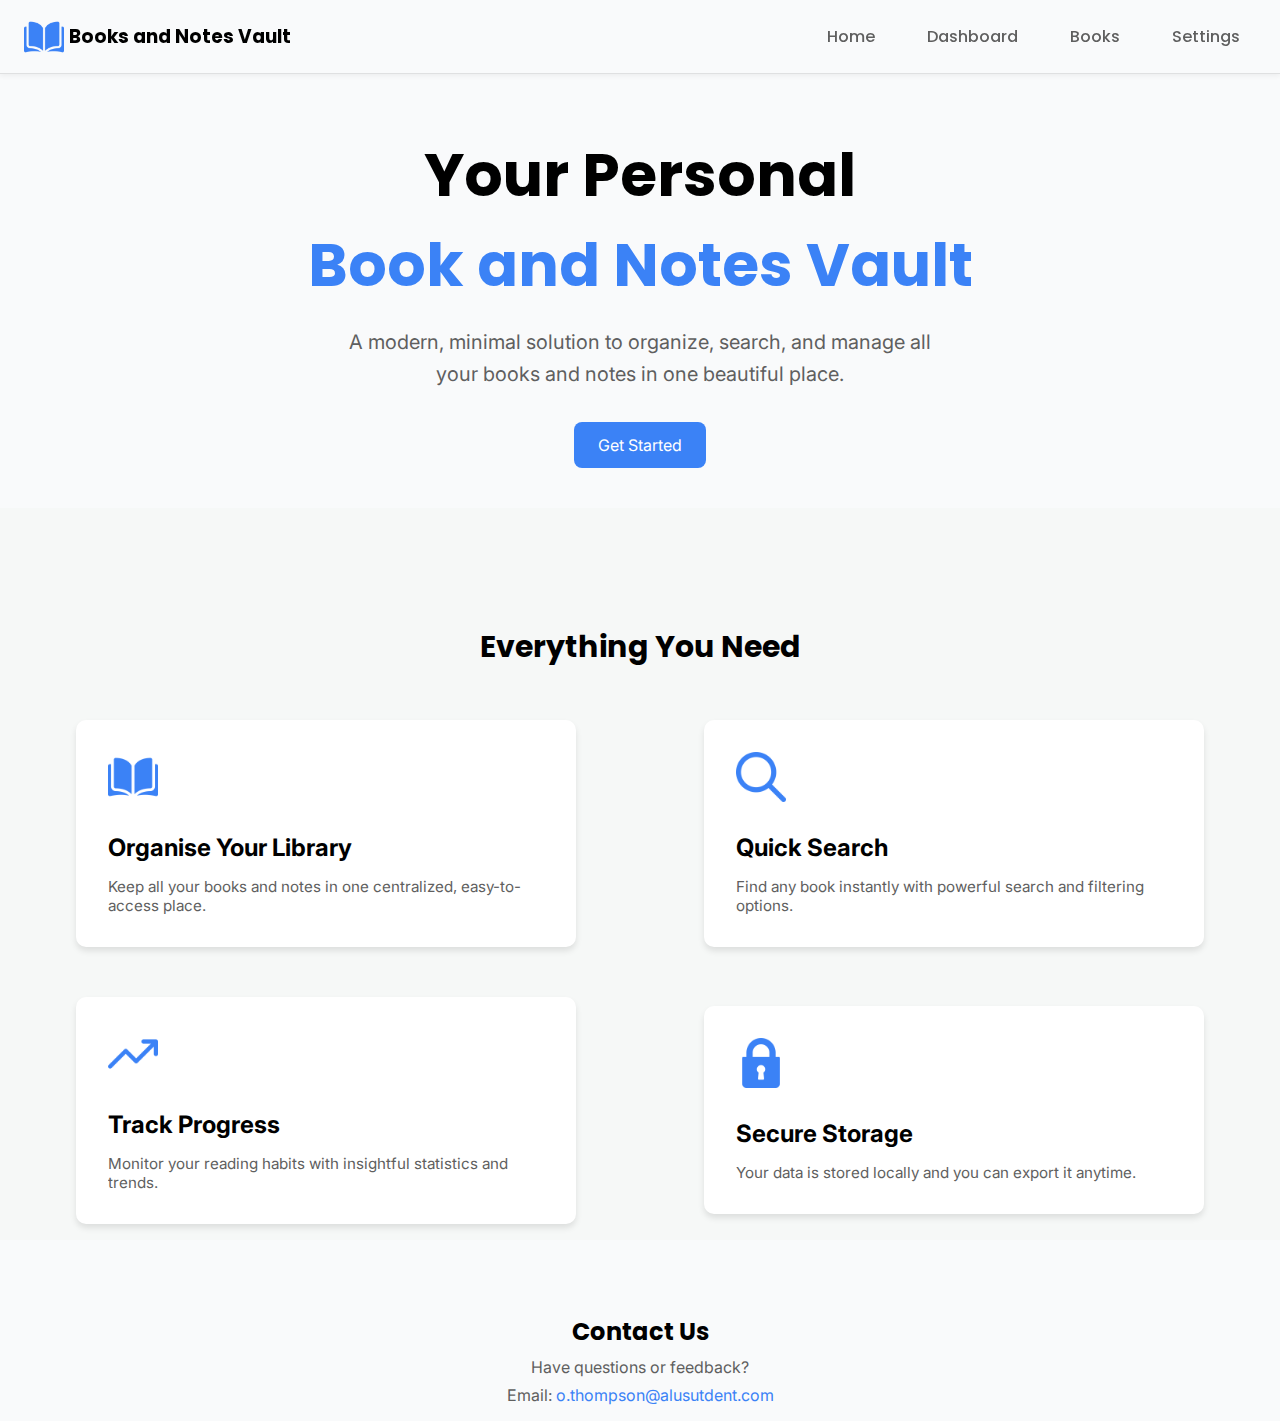
<file: index.html>
<!DOCTYPE html>
<html lang="en">
<head>
    <meta charset="UTF-8">
    <meta name="viewport" content="width=device-width, initial-scale=1.0">
    <title>Book Vault | Home</title>

    <link rel="preconnect" href="https://fonts.googleapis.com">
    <link rel="preconnect" href="https://fonts.gstatic.com" crossorigin>
    <link href="https://fonts.googleapis.com/css2?family=Inter:wght@400;500&family=Poppins:wght@500;600&display=swap" rel="stylesheet">

    <link rel="stylesheet" href="css/style.css">
</head>
<body>

<header class="header">
    <nav class="nav-bar">
        <div class="logo">
            <img src="images/logo.png" alt="logo (a book)">
            <h3>Books and Notes Vault</h3>
        </div>
        <ul class="nav-links">
            <li><a href="index.html" class="active">Home</a></li>
            <li><a href="dashboard.html">Dashboard</a></li>
            <li><a href="books.html">Books</a></li>
            <li><a href="settings.html">Settings</a></li>
        </ul>
    </nav>
</header>

<main class="main">
    <section class="intro">
        <h1 class="header-intro">Your Personal</h1>
        <h1 class="header-intro" id="header-intro2">Book and Notes Vault</h1>
        <p class="main-p">A modern, minimal solution to organize, search, and manage all your books and notes in one beautiful place.</p>
        <a href="" class="Get-Started">Get Started</a>
    </section>

    <section class="more-info">
        <h2 class="mi-text">Everything You Need</h2>
        <div class="card-section">
            <div class="cards">
                <img src="images/logo.png" alt="" class="image">
                <h3>Organise Your Library</h3>
                <p>Keep all your books and notes in one centralized, easy-to-access place.</p>
            </div>
            <div class="cards">
                <img src="images/search.png" alt="" class="image">
                <h3>Quick Search</h3>
                <p>Find any book instantly with powerful search and filtering options.</p>
            </div>
        </div>
        <div class="card-section">
            <div class="cards">
                <img src="images/trend.png" alt="" class="image">
                <h3>Track Progress</h3>
                <p>Monitor your reading habits with insightful statistics and trends.</p>
            </div>
            <div class="cards">
                <img src="images/lock.png" alt="" class="image">
                <h3>Secure Storage</h3>
                <p>Your data is stored locally and you can export it anytime.</p>
            </div>
        </div>
    </section>
</main>

<footer class="footer">
    <h2>Contact Us</h2>
    <p>Have questions or feedback?</p>
    <p>Email: <a href="mailto:o.thompson@alusudent.com">o.thompson@alusutdent.com</a></p>
</footer>

</body>
</html>
</file>
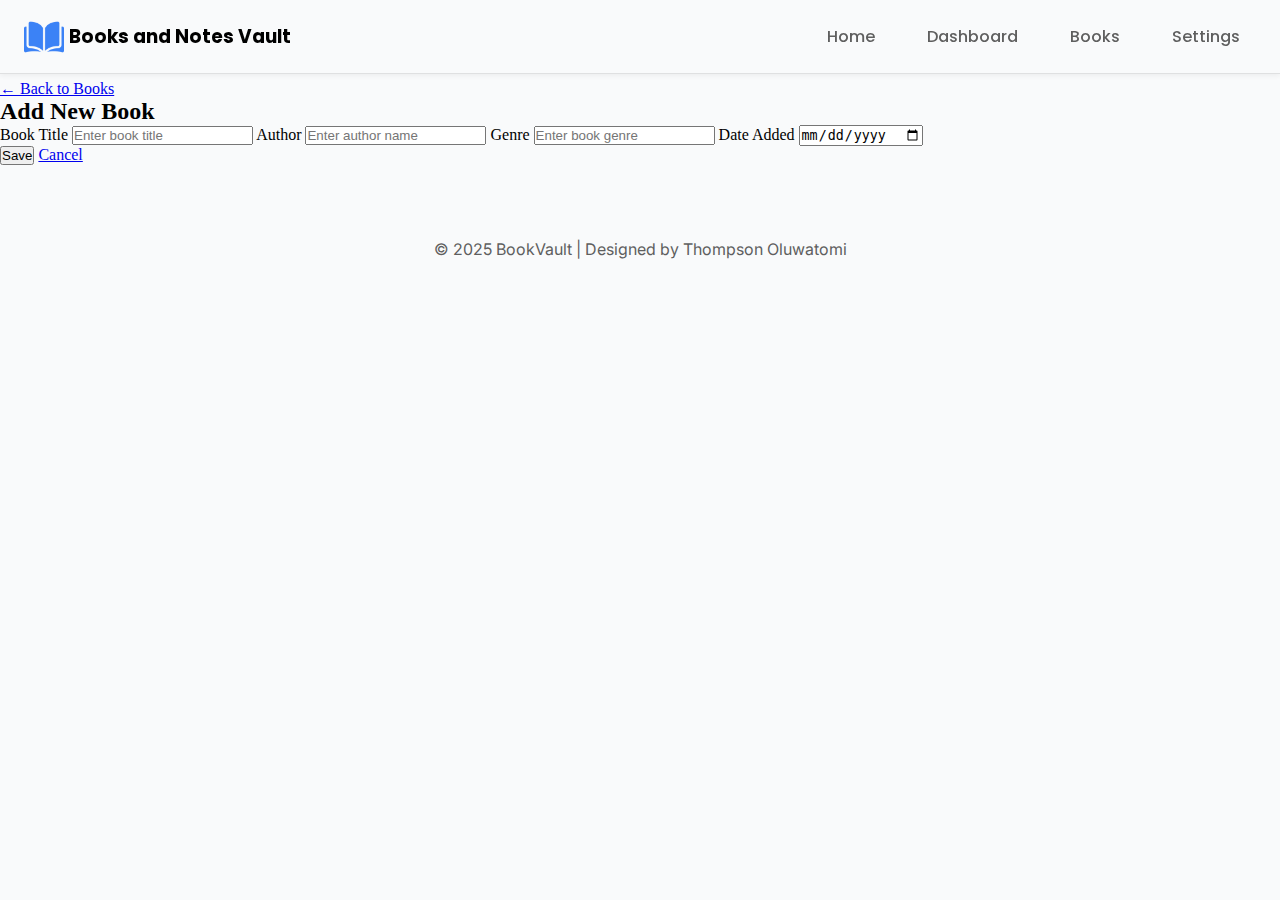
<file: add-book.html>
<!DOCTYPE html>
<html lang="en">
<head>
  <meta charset="UTF-8">
  <meta name="viewport" content="width=device-width, initial-scale=1.0">
  <title>Book Vault | Add Book</title>

  <link rel="preconnect" href="https://fonts.googleapis.com">
  <link rel="preconnect" href="https://fonts.gstatic.com" crossorigin>
  <link href="https://fonts.googleapis.com/css2?family=Inter:wght@400;500&family=Poppins:wght@500;600&display=swap" rel="stylesheet">
  <link rel="stylesheet" href="css/style.css">
</head>
<body>

<header class="header" role="banner">
  <nav class="nav-bar" role="navigation" aria-label="Main navigation">
    <div class="logo">
      <img src="images/logo.png" alt="Book Vault logo">
      <h3>Books and Notes Vault</h3>
    </div>
    <ul class="nav-links">
      <li><a href="index.html">Home</a></li>
      <li><a href="dashboard.html">Dashboard</a></li>
      <li><a href="books.html" class="active" aria-current="page">Books</a></li>
      <li><a href="settings.html">Settings</a></li>
    </ul>
  </nav>
</header>

<main class="add-book" role="main">
  <a href="books.html" class="back-btn" role="link">← Back to Books</a>

  <section class="form" role="region" aria-labelledby="add-book-heading">
    <h2 id="add-book-heading">Add New Book</h2>

    <form action="" aria-label="Add new book form">
      <label for="title">Book Title</label>
      <input type="text" id="title" name="title" placeholder="Enter book title" required aria-required="true">

      <label for="author">Author</label>
      <input type="text" id="author" name="author" placeholder="Enter author name" required aria-required="true">

      <label for="genre">Genre</label>
      <input type="text" id="genre" name="genre" placeholder="Enter book genre" required aria-required="true">

      <label for="date">Date Added</label>
      <input type="date" id="date" name="date" required aria-required="true">

      <div class="buttons">
        <button type="submit" class="save-btn">Save</button>
        <a href="books.html" class="cancel-btn" role="button">Cancel</a>
      </div>
    </form>
  </section>
</main>

<footer class="footer" role="contentinfo">
  <p>© 2025 BookVault | Designed by Thompson Oluwatomi</p>
</footer>

<script src="js/main.js"></script>
<script src="js/add-book.js"></script>
</body>
</html>
</file>
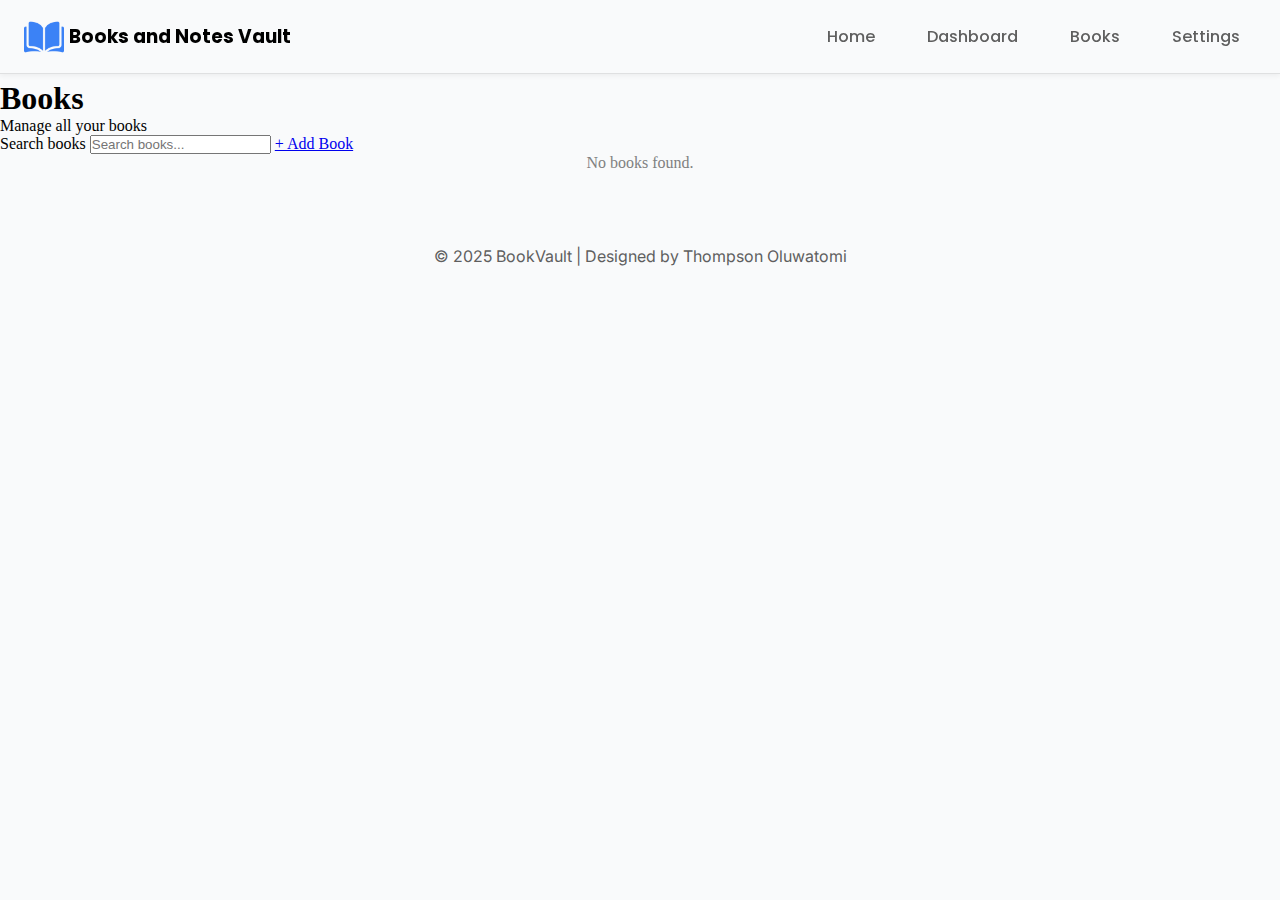
<file: books.html>
<!DOCTYPE html>
<html lang="en">
<head>
  <meta charset="UTF-8">
  <meta name="viewport" content="width=device-width, initial-scale=1.0">
  <title>Book Vault | Books</title>

  <link rel="preconnect" href="https://fonts.googleapis.com">
  <link rel="preconnect" href="https://fonts.gstatic.com" crossorigin>
  <link href="https://fonts.googleapis.com/css2?family=Inter:wght@400;500&family=Poppins:wght@500;600&display=swap" rel="stylesheet">
  <link rel="stylesheet" href="css/style.css">
</head>
<body>

<header class="header" role="banner">
  <nav class="nav-bar" role="navigation" aria-label="Main navigation">
    <div class="logo">
      <img src="images/logo.png" alt="Book Vault logo">
      <h3>Books and Notes Vault</h3>
    </div>
    <ul class="nav-links">
      <li><a href="index.html">Home</a></li>
      <li><a href="dashboard.html">Dashboard</a></li>
      <li><a href="books.html" class="active" aria-current="page">Books</a></li>
      <li><a href="settings.html">Settings</a></li>
    </ul>
  </nav>
</header>

<main class="books" role="main">
  <h1 id="books-heading">Books</h1>
  <p>Manage all your books</p>

  <div class="search-book">
    <label for="searchInput" class="visually-hidden">Search books</label>
    <input type="text" id="searchInput" placeholder="Search books..." aria-label="Search books">
    <a href="add-book.html" id="searchBtn" class="btn" role="button">+ Add Book</a>
  </div>
  
  <section id="books-list" class="books-list" aria-labelledby="books-heading">
    <div class="book-card" tabindex="0" role="region" aria-label="Book: Book Title">
      <h3>Book Title</h3>
      <p><strong>Author:</strong> Author Name</p>
      <p><strong>Genre:</strong> Genre Name</p>
      <div class="book-actions">
        <button type="button">Edit</button>
        <button type="button">Save</button>
        <button type="button">Delete</button>
      </div>
    </div>

    <div class="book-card" tabindex="0" role="region" aria-label="Book: Book Title">
      <h3>Book Title</h3>
      <p><strong>Author:</strong> Author Name</p>
      <p><strong>Genre:</strong> Genre Name</p>
      <div class="book-actions">
        <button type="button">Edit</button>
        <button type="button">Save</button>
        <button type="button">Delete</button>
      </div>
    </div>

    <div class="book-card" tabindex="0" role="region" aria-label="Book: Book Title">
      <h3>Book Title</h3>
      <p><strong>Author:</strong> Author Name</p>
      <p><strong>Genre:</strong> Genre Name</p>
      <div class="book-actions">
        <button type="button">Edit</button>
        <button type="button">Save</button>
        <button type="button">Delete</button>
      </div>
    </div>
  </section>
</main>

<footer class="footer" role="contentinfo">
  <p>© 2025 BookVault | Designed by Thompson Oluwatomi</p>
</footer>

<script src="js/main.js"></script>
<script src="js/books.js"></script>
</body>
</html>
</file>
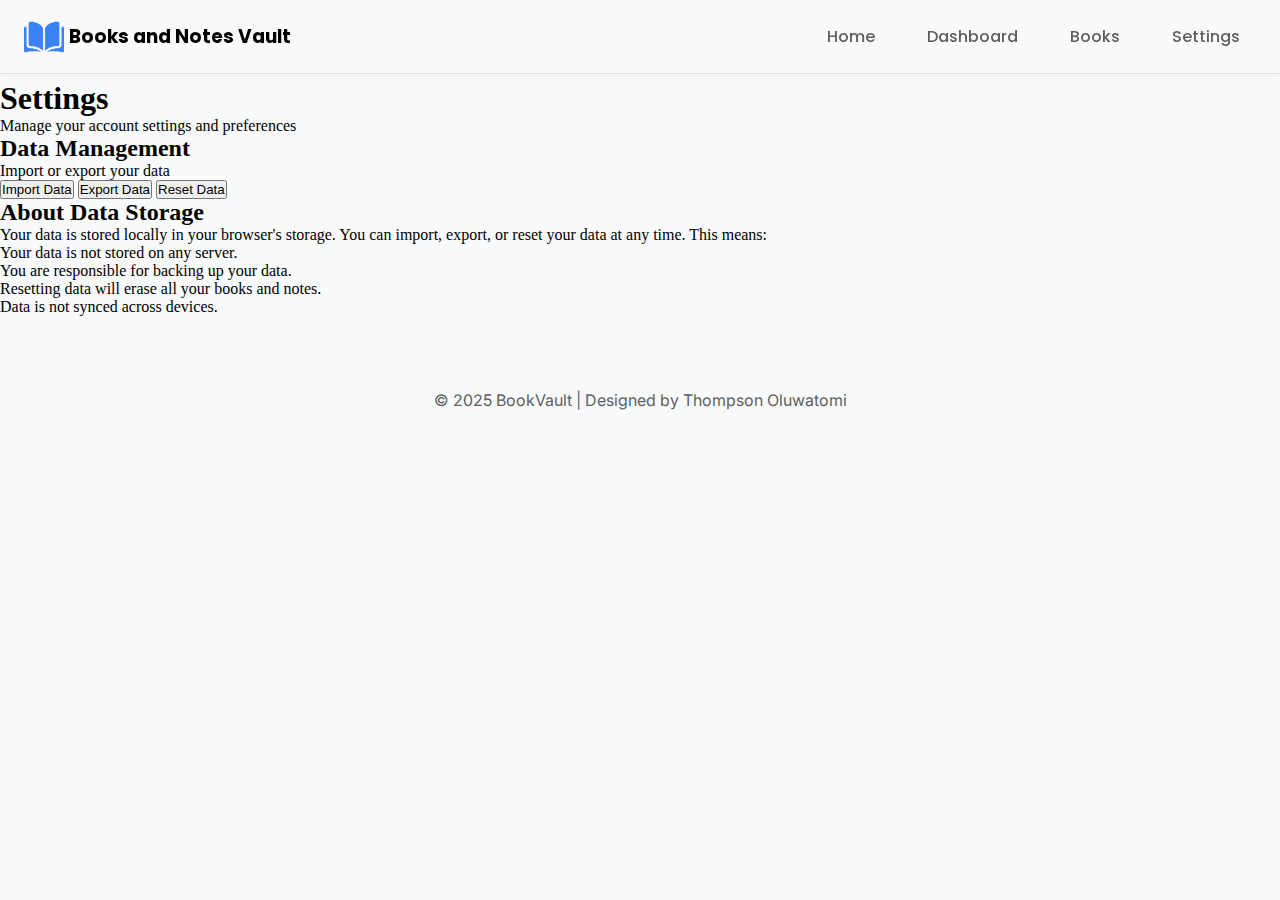
<file: settings.html>
<!DOCTYPE html>
<html lang="en">
<head>
  <meta charset="UTF-8">
  <meta name="viewport" content="width=device-width, initial-scale=1.0">
  <title>Book Vault | Settings</title>

  <link rel="preconnect" href="https://fonts.googleapis.com">
  <link rel="preconnect" href="https://fonts.gstatic.com" crossorigin>
  <link href="https://fonts.googleapis.com/css2?family=Inter:wght@400;500&family=Poppins:wght@500;600&display=swap" rel="stylesheet">
  <link rel="stylesheet" href="css/style.css">
</head>
<body>

<header class="header" role="banner">
  <nav class="nav-bar" role="navigation" aria-label="Main navigation">
    <div class="logo">
      <img src="images/logo.png" alt="Book Vault logo">
      <h3>Books and Notes Vault</h3>
    </div>
    <ul class="nav-links">
      <li><a href="index.html">Home</a></li>
      <li><a href="dashboard.html">Dashboard</a></li>
      <li><a href="books.html">Books</a></li>
      <li><a href="settings.html" class="active" aria-current="page">Settings</a></li>
    </ul>
  </nav>
</header>

<main class="settings-page" role="main">
  <section class="settings" role="region" aria-labelledby="settings-heading">
    <h1 id="settings-heading">Settings</h1>
    <p>Manage your account settings and preferences</p>
  </section>

  <section class="data" role="region" aria-labelledby="data-heading">
    <h2 id="data-heading">Data Management</h2>
    <p>Import or export your data</p>
    <div class="data-buttons">
      <button class="import-btn">Import Data</button>
      <button class="export-btn">Export Data</button>
      <button class="reset-btn">Reset Data</button>
    </div>
  </section>

  <section class="data-management" role="region" aria-labelledby="about-data-heading">
    <h2 id="about-data-heading">About Data Storage</h2>
    <p>Your data is stored locally in your browser's storage. You can import, export, or reset your data at any time. This means:</p>
    <ul>
      <li>Your data is not stored on any server.</li>
      <li>You are responsible for backing up your data.</li>
      <li>Resetting data will erase all your books and notes.</li>
      <li>Data is not synced across devices.</li>
    </ul>
  </section>
</main>

<footer class="footer" role="contentinfo">
  <p>© 2025 BookVault | Designed by Thompson Oluwatomi</p>
</footer>

<script src="js/main.js"></script>
<script src="js/settings.js"></script>
</body>
</html>
</file>
<file: css/style.css>
/* ------ Styles for desktop view -----*/

*{
    margin: 0;
    padding: 0;
    box-sizing: border-box;
}

body{
    background-color: #F9FAFB;
}


.nav-bar{
    display: flex;
    flex-direction: row;
    align-items: center;
    justify-content: space-between;
    padding: 1rem 1.5rem;
    top: 0;
    z-index: 100;
    font-family: Poppins;

    position: fixed;
    width: 100%;
    background-color: #F9FAFB;
    border-bottom: 1px solid rgba(0, 0, 0, 0.1);
    box-shadow: 0 2px 5px rgba(0, 0, 0, 0.05);
}

.logo{
    display: flex;
    flex-direction: row;
    gap: 5px;
    align-items: center;
}

.logo img{
    height: 40px;
    width: auto;
}

.nav-links{
    list-style: none;
    display: flex;
    flex-direction: row;
    gap: 20px;
}

.nav-links a{
    display: inline-block;
    text-decoration: none;
    color: rgb(95, 95, 95);
    font-weight: 500;
    padding: 0.5rem 1rem;
    border-radius: 10px;
    transition: background-color 0.3s ease, color 0.3s ease, transform 0.2s ease;
}

.nav-links a:hover{
    color: black;
    border: none;
    background-color: hsl(210, 17%, 95%);
    transform: translateY(-2px);
}

.intro{
    display: flex;
    flex-direction: column;
    justify-content: center;
    align-items: center;
    margin-top: 50px;
}

.header-intro{
    font-size: 3.75rem;
    font-family: Poppins;
}

#header-intro2{
    color: #3B82F6;
}

main{
    padding-top:80px;
}
.main-p{
    font-family: Inter;
    color: rgb(95, 95, 95);
    font-size: 1.25rem;
    max-width: 600px; 
    margin: 1rem auto 2rem auto; 
    line-height: 1.6;
    color: rgb(95, 95, 95);
    text-align: center;
}

.Get-Started{
    font-family: Inter;
    text-decoration: none;
    color: white;
    background-color: #3B82F6;
    padding: 0.8rem 1.5rem;
    border-radius: 8px;
    transition: all 0.3s ease-in-out;
}

.Get-Started:hover{
    background-color: #5a99ff;
    transform: translateY(-3px);
}


.more-info{
    background-color:  #f6f8f7;
    padding: 1rem 1.5rem;
    margin-top: 40px;
}
.mi-text{
    font-family: Poppins;
    text-align: center;
    margin-top: 100px;
    font-size: 1.875rem;
}

.card-section{
    display: flex;
    gap:25px;
    justify-content: space-around;
    align-items: center;
    margin-top: 50px;
}

.cards{
    display: flex;
    flex-direction: column;
    align-items: flex-start;
    padding: 2rem;
    background-color: white;
    border-radius: 10px;
    box-shadow: 0 4px 6px rgba(0, 0, 0, 0.1);
    transition: transform 0.3s ease, box-shadow 0.3s ease;
    width: 500px;
    gap: 15px;
}

.cards img{
    height: 50px;
    width: auto;
    object-fit: contain;
    margin-bottom: 1rem;
}

.cards h3{
    font-family: Inter;
    font-size: 1.5rem;
    margin-bottom: 0 0 0.5rem 0;
}

.cards p{
    margin: 0;
    font-size: 0.95rem;
    font-family: Inter;
    color: rgb(95, 95, 95);
    display: -webkit-box;
    -webkit-line-clamp: 3;
    -webkit-box-orient: vertical;
    overflow: hidden;
    text-overflow: ellipsis;
}

.cards:hover{
    transform: translateY(-10px);
    box-shadow: 0 8px 16px rgba(0, 0, 0, 0.2);
}

.footer{
    text-align: center;
    padding: 1rem;
    margin-top: 50px;
}

.footer h2{
    font-family: Poppins;
    font-size: 1.5rem;
    margin-bottom: 0.5rem;
    margin-top: 0.5rem;
}

.footer p{
    font-family: Inter;
    color: rgb(95, 95, 95);
    font-size: 1rem;
    margin-top: 0.5rem;
}

.footer a{
    color: #3B82F6;
    text-decoration: none;
}

.menu{
    display: none;
    flex-direction: column;
    cursor: pointer;
    gap: 5px;
}

.menu span{
    height: 3px;
    width: 25px;
    background-color: black;
    border-radius: 5px;
    transition: all 0.3s ease;
}

/* ------ Styles for Tablet  -----*/
@media (max-width: 768px) {

    .intro .header-intro {
        font-size: 2.5rem;
        text-align: center;
    }

    .main-p {
        font-size: 1.1rem;
        max-width: 90%;
    }

    .Get-Started {
        padding: 0.7rem 1.2rem;
        font-size: 0.95rem;
    }

    .card-section {
        flex-direction: column;
        gap: 30px;
        margin-top: 40px;
    }

    .cards {
        width: 90%;
        padding: 1.5rem;
    }

    .cards h3 {
        font-size: 1.3rem;
    }

    .cards p {
        font-size: 0.9rem;
    }
}

/* ------ Mobile (360px) ----- */
@media (max-width: 480px) {

    .menu{
        display: flex;
    }

    .nav-bar {
        flex-direction: column;
        align-items: flex-start;
        padding: 1rem;
        position: relative;
    }

    .menu{
        display: flex;
        position: absolute;
        top: 1.2rem;
        right: 1.5rem;
    }

    .nav-links {
        display: none;
        flex-direction: column;
        gap: 10px;
        width: 100%;
        margin-top: 60px;
    }

    .nav-links.active {
        display: flex;
    }

    .nav-links a {
        width: 100%;
        text-align: left;
        padding: 0.5rem 1rem;
    }

    .intro .header-intro {
        font-size: 2rem;
        text-align: center;
    }

    .main-p {
        font-size: 1rem;
        max-width: 95%;
    }

    .Get-Started {
        padding: 0.6rem 1rem;
        font-size: 0.9rem;
    }

    .card-section {
        flex-direction: column;
        gap: 20px;
        margin-top: 30px;
    }

    .cards {
        width: 95%;
        padding: 1rem;
    }

    .cards h3 {
        font-size: 1.2rem;
    }

    .cards p {
        font-size: 0.85rem;
    }

    .mi-text {
        font-size: 1.5rem;
        margin-top: 50px;
    }
}
</file>
